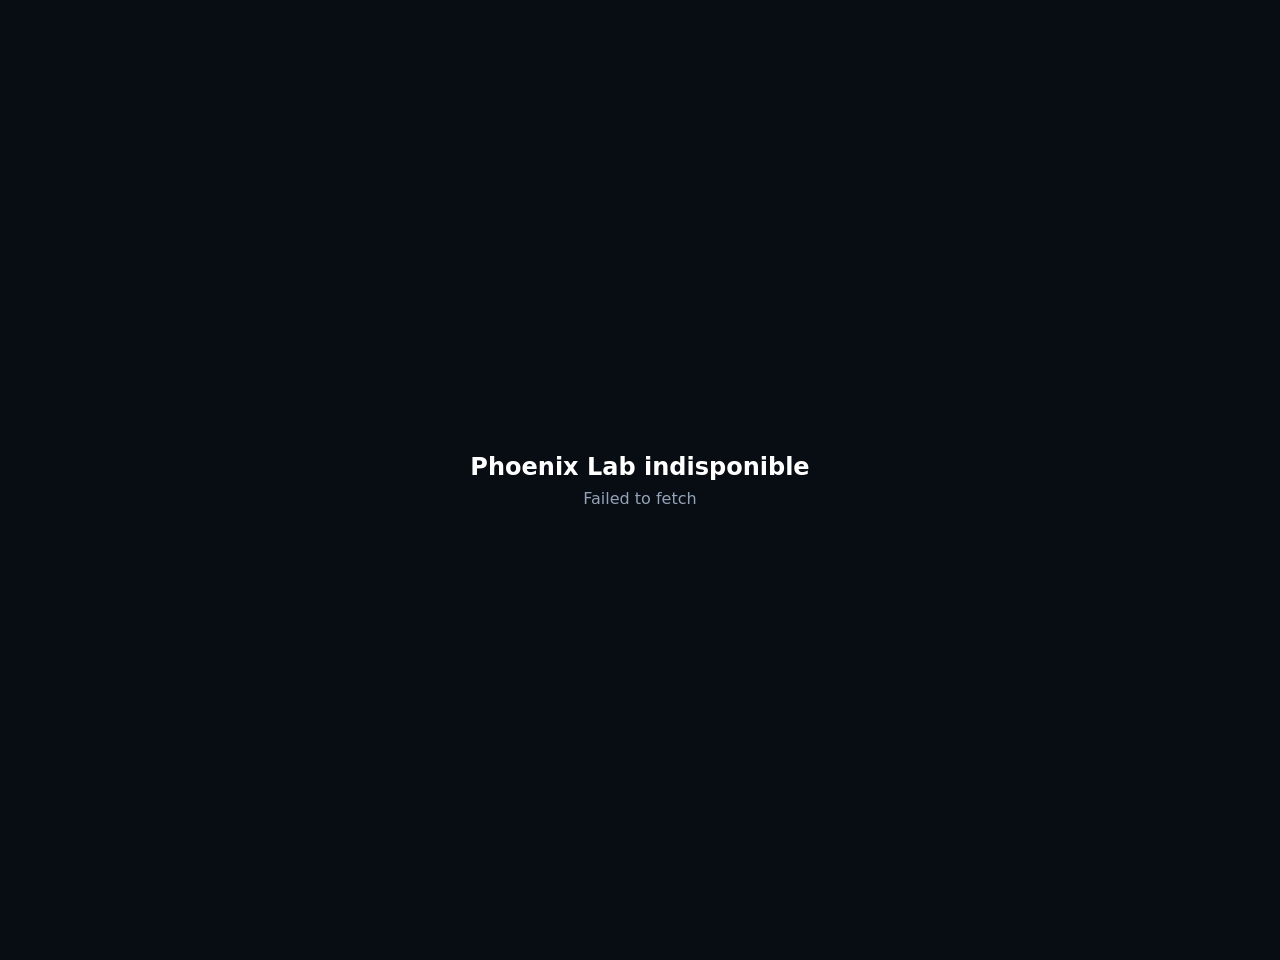
<file: details.html>
<!doctype html><html lang="fr"><head><meta charset="utf-8"><meta name="viewport" content="width=device-width,initial-scale=1,viewport-fit=cover"><meta name="theme-color" content="#080c13"><title>Phoenix Lab — Analyse détaillée</title><style>html,body{height:100%;margin:0;background:#080c13;color:#fff;font-family:Inter,system-ui,sans-serif}.loading{height:100%;display:grid;place-items:center;text-align:center;padding:30px}.loading b{display:block;font-size:24px;margin-bottom:8px}.loading span{color:#94a3b8}.spinner{width:38px;height:38px;margin:0 auto 18px;border:4px solid #253148;border-top-color:#38bdf8;border-radius:50%;animation:spin .8s linear infinite}@keyframes spin{to{transform:rotate(360deg)}}</style></head><body><div class="loading"><div><div class="spinner"></div><b>Ouverture de l’analyse Phoenix</b><span>Préparation de la rubrique…</span></div></div><script>
(async()=>{const official='https://corvijulien-netizen.github.io/project-phoenix/',lab='https://corvijulien-netizen.github.io/project-phoenix-lab/',B=lab+'assets/avatars/';try{const r=await fetch('https://raw.githubusercontent.com/corvijulien-netizen/project-phoenix/main/details.html',{cache:'no-store'});if(!r.ok)throw Error('Impossible de charger la rubrique');let h=await r.text();const config=`<script>window.PHOENIX_LAB={officialBase:'${official}',labBase:'${lab}',assets:{main:'${B}phoenix-avatar.svg',activite:'${B}phoenix-activite.svg',sommeil:'${B}phoenix-sommeil.svg',nutrition:'${B}phoenix-nutrition.svg',transformation:'${B}phoenix-transformation.svg',sante:'${B}phoenix-sante.svg',journal:'${B}phoenix-journal.svg',trophees:'${B}phoenix-trophees.svg'}};<\/script>`;const banner=`<div class="labbar"><b>🧪 PHOENIX LAB</b><span>Analyse expérimentale — le site officiel reste inchangé.</span><a href="${lab}ideas.html">Idées & roadmap ✦</a><a href="${official}">Site officiel ↗</a></div>`;const labHead='<link rel="stylesheet" href="'+lab+'lab.css?v=7"><link rel="manifest" href="'+lab+'manifest.webmanifest"><meta name="apple-mobile-web-app-capable" content="yes"><meta name="apple-mobile-web-app-status-bar-style" content="black-translucent"><link rel="apple-touch-icon" href="'+B+'phoenix-avatar.svg">';h=h.replace('<head>','<head><base href="'+official+'">').replace('</head>',labHead+'</head>').replace('<body>','<body>'+banner).replace('</body>',config+'<script src="'+lab+'lab.js?v=7"><\/script><script src="'+lab+'pwa.js?v=1"><\/script></body>').replace(/<title>Project Phoenix/g,'<title>LAB — Project Phoenix').replaceAll('href="details.html','href="'+lab+'details.html').replaceAll("href='details.html","href='"+lab+'details.html').replaceAll('href="index.html','href="'+lab+'index.html').replaceAll("href='index.html","href='"+lab+'index.html');document.open();document.write(h);document.close()}catch(e){document.body.innerHTML='<div class="loading"><div><b>Phoenix Lab indisponible</b><span>'+e.message+'</span></div></div>'}})();
</script></body></html>
</file>
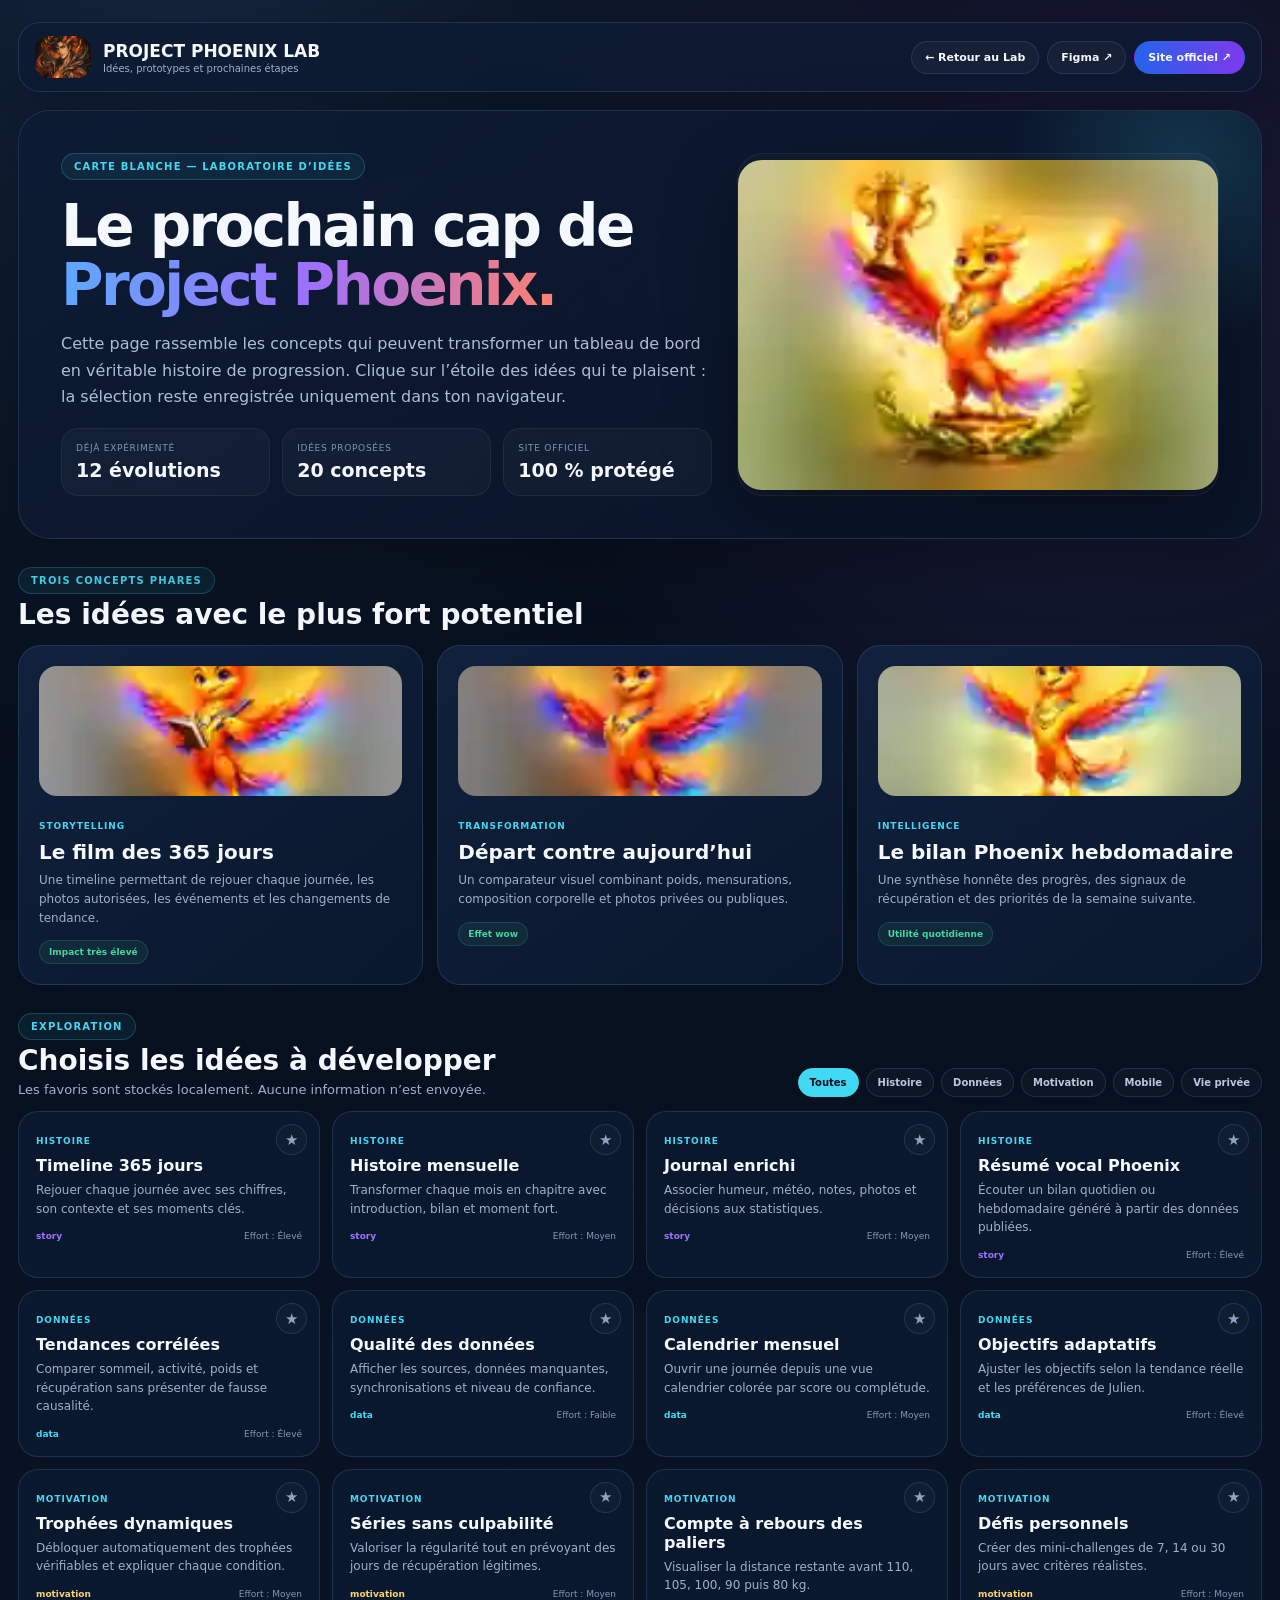
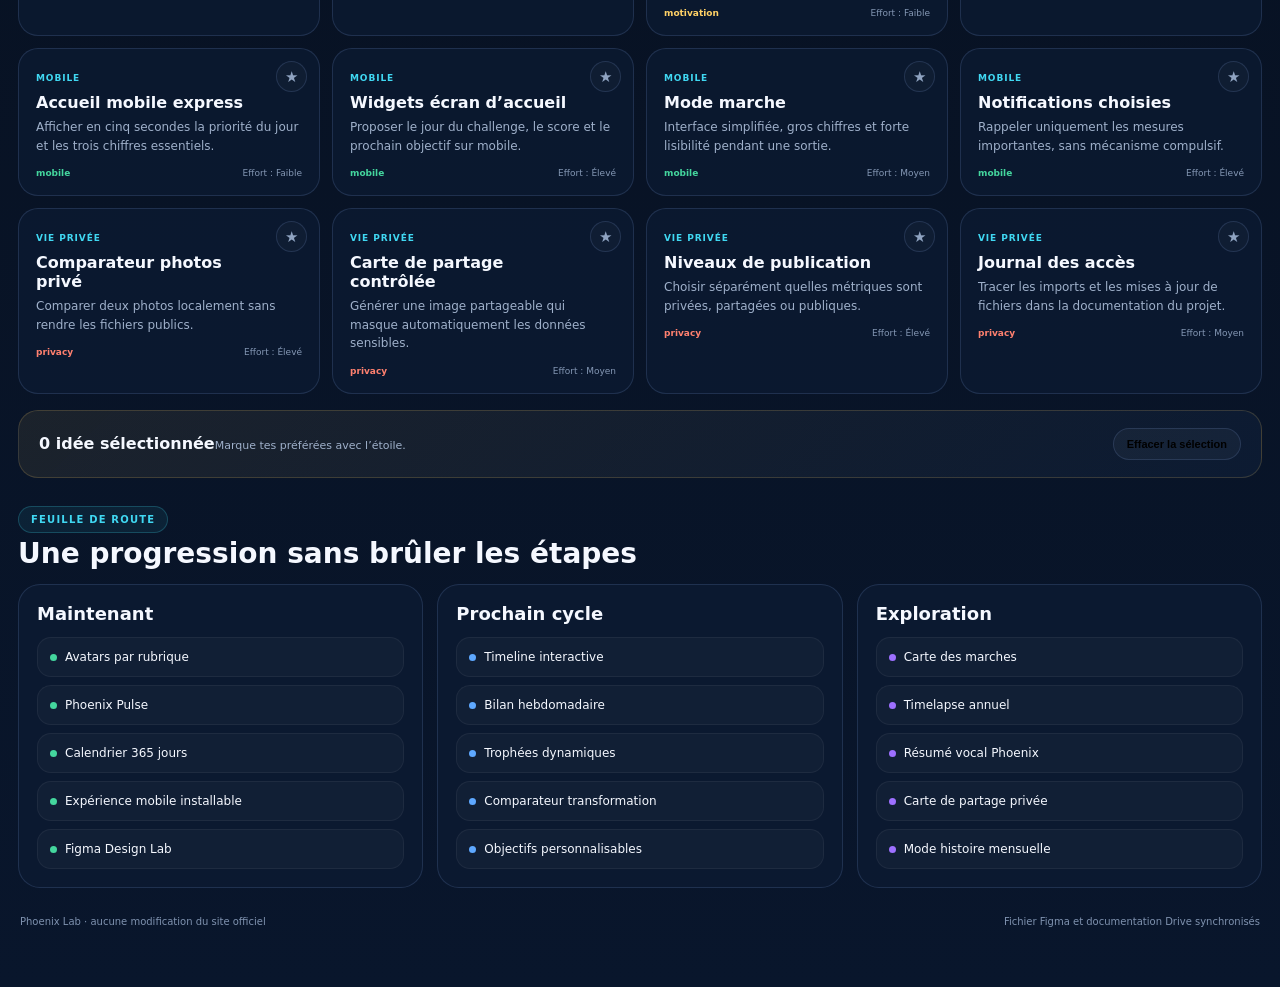
<file: ideas.html>
<!doctype html>
<html lang="fr">
<head>
<meta charset="utf-8">
<meta name="viewport" content="width=device-width,initial-scale=1,viewport-fit=cover">
<meta name="theme-color" content="#080c13">
<meta name="description" content="Roadmap interactive et idées d’évolution de Project Phoenix Lab.">
<link rel="manifest" href="manifest.webmanifest">
<title>Phoenix Lab — Idées & Roadmap</title>
<style>
:root{--bg:#07101f;--panel:#0d1b33;--panel2:#122442;--line:rgba(128,163,220,.18);--text:#f5f8ff;--muted:#9eb0ce;--blue:#5ea8ff;--purple:#9d70ff;--cyan:#40d8f2;--green:#44d69e;--orange:#ffb14a;--coral:#ff806f;--gold:#ffd166;--shadow:0 22px 60px rgba(0,0,0,.28)}
*{box-sizing:border-box}html{scroll-behavior:smooth}body{margin:0;color:var(--text);font-family:Inter,ui-sans-serif,system-ui,-apple-system,Segoe UI,Roboto,Arial,sans-serif;background:radial-gradient(circle at 14% 0%,rgba(94,168,255,.16),transparent 27%),radial-gradient(circle at 86% 10%,rgba(157,112,255,.16),transparent 24%),linear-gradient(180deg,#050b16,var(--bg) 38%,#09162c);min-height:100vh}a{color:inherit;text-decoration:none}.wrap{max-width:1320px;margin:auto;padding:22px 18px 60px}.nav{display:flex;align-items:center;justify-content:space-between;gap:15px;padding:13px 16px;border-radius:22px;background:rgba(13,27,51,.78);border:1px solid var(--line);box-shadow:var(--shadow);backdrop-filter:blur(16px)}.brand{display:flex;align-items:center;gap:12px}.brand img{width:56px;height:42px;object-fit:cover;border-radius:14px}.brand b{display:block;font-size:17px}.brand span{display:block;color:var(--muted);font-size:10px;margin-top:2px}.navlinks{display:flex;gap:8px;flex-wrap:wrap}.btn{display:inline-flex;align-items:center;justify-content:center;padding:9px 13px;border-radius:999px;border:1px solid var(--line);background:rgba(255,255,255,.035);font-size:11px;font-weight:800}.btn.primary{background:linear-gradient(90deg,#2563eb,#7c3aed);border-color:transparent}.hero{margin-top:18px;padding:42px;border-radius:32px;background:linear-gradient(145deg,rgba(13,27,51,.94),rgba(9,20,39,.9));border:1px solid var(--line);box-shadow:var(--shadow);overflow:hidden;position:relative}.hero:after{content:"";position:absolute;width:360px;height:360px;right:-100px;top:-120px;border-radius:50%;background:radial-gradient(circle,rgba(64,216,242,.18),transparent 67%)}.hero-grid{display:grid;grid-template-columns:1.15fr .85fr;gap:25px;position:relative;z-index:1}.kicker{display:inline-flex;padding:7px 12px;border-radius:999px;background:rgba(64,216,242,.07);border:1px solid rgba(64,216,242,.22);color:var(--cyan);font-size:10px;font-weight:900;letter-spacing:.12em;text-transform:uppercase}.hero h1{margin:17px 0 12px;font-size:58px;line-height:1.02;letter-spacing:-.045em}.hero h1 span{background:linear-gradient(90deg,var(--blue),var(--purple),var(--coral));-webkit-background-clip:text;background-clip:text;color:transparent}.hero p{color:#aebdd5;line-height:1.65;max-width:730px}.hero-avatar{min-height:340px;display:grid;place-items:center;border-radius:26px;background:radial-gradient(circle,rgba(94,168,255,.16),transparent 62%),rgba(255,255,255,.024);border:1px solid rgba(255,255,255,.06)}.hero-avatar img{width:100%;height:100%;max-height:330px;object-fit:cover;border-radius:24px;filter:drop-shadow(0 24px 35px rgba(0,0,0,.34))}.stats{display:grid;grid-template-columns:repeat(3,1fr);gap:12px;margin-top:18px}.stat{padding:14px;border-radius:17px;background:rgba(255,255,255,.03);border:1px solid rgba(255,255,255,.06)}.stat span{display:block;color:#8295b2;font-size:9px;text-transform:uppercase;letter-spacing:.08em}.stat b{display:block;margin-top:6px;font-size:19px}.section{margin-top:28px}.section-head{display:flex;align-items:end;justify-content:space-between;gap:15px;margin-bottom:14px}.section-head h2{margin:4px 0 0;font-size:28px}.section-head p{margin:5px 0 0;color:var(--muted);font-size:13px}.filters{display:flex;gap:7px;flex-wrap:wrap}.filter{cursor:pointer;border:1px solid var(--line);background:rgba(255,255,255,.025);color:#b9c8df;padding:8px 11px;border-radius:999px;font:800 10px Inter,system-ui}.filter.active{color:#07101f;background:var(--cyan);border-color:var(--cyan)}.featured{display:grid;grid-template-columns:repeat(3,1fr);gap:14px}.feature{padding:20px;border-radius:23px;background:linear-gradient(145deg,rgba(18,36,66,.86),rgba(11,24,47,.88));border:1px solid var(--line);position:relative;overflow:hidden}.feature img{width:100%;height:130px;object-fit:cover;border-radius:18px;margin-bottom:14px}.feature small,.idea small{color:var(--cyan);font-size:9px;font-weight:900;letter-spacing:.1em;text-transform:uppercase}.feature h3{margin:7px 0 7px;font-size:20px}.feature p,.idea p{margin:0;color:#9fb0ca;font-size:12px;line-height:1.55}.feature .tag{display:inline-flex;margin-top:13px;padding:6px 9px;border-radius:999px;background:rgba(68,214,158,.08);border:1px solid rgba(68,214,158,.18);color:var(--green);font-size:9px;font-weight:900}.ideas{display:grid;grid-template-columns:repeat(4,1fr);gap:12px}.idea{padding:17px;border-radius:20px;background:rgba(13,27,51,.76);border:1px solid var(--line);transition:.22s;position:relative}.idea:hover{transform:translateY(-3px);border-color:rgba(94,168,255,.38);box-shadow:0 18px 38px rgba(0,0,0,.24)}.idea.is-hidden{display:none}.idea h3{margin:8px 34px 6px 0;font-size:16px}.idea button{position:absolute;right:12px;top:12px;width:31px;height:31px;border-radius:50%;border:1px solid var(--line);background:rgba(255,255,255,.025);color:#8fa3c1;cursor:pointer;font-size:15px}.idea button[aria-pressed="true"]{color:#07101f;background:var(--gold);border-color:var(--gold)}.idea-footer{display:flex;justify-content:space-between;align-items:center;gap:8px;margin-top:13px}.effort{font-size:9px;color:#8497b4}.category{font-size:9px;font-weight:900}.cat-story{color:var(--purple)}.cat-data{color:var(--cyan)}.cat-motivation{color:var(--gold)}.cat-mobile{color:var(--green)}.cat-privacy{color:var(--coral)}.selected{margin-top:16px;padding:17px 20px;border-radius:20px;background:linear-gradient(135deg,rgba(255,209,102,.08),rgba(94,168,255,.05));border:1px solid rgba(255,209,102,.17);display:flex;align-items:center;justify-content:space-between;gap:15px}.selected b{font-size:16px}.selected span{color:#9fb0ca;font-size:11px}.roadmap{display:grid;grid-template-columns:repeat(3,1fr);gap:14px}.column{padding:18px;border-radius:22px;background:rgba(13,27,51,.75);border:1px solid var(--line)}.column h3{margin:0 0 13px;font-size:18px}.roaditem{padding:12px;border-radius:14px;background:rgba(255,255,255,.027);border:1px solid rgba(255,255,255,.05);margin-top:8px;font-size:12px}.roaditem i{display:inline-block;width:7px;height:7px;border-radius:50%;margin-right:8px}.now i{background:var(--green)}.next i{background:var(--blue)}.explore i{background:var(--purple)}footer{display:flex;justify-content:space-between;gap:12px;flex-wrap:wrap;padding:28px 2px 0;color:#7f92af;font-size:10px}.reveal{opacity:0;transform:translateY(15px);transition:.65s cubic-bezier(.22,1,.36,1)}.reveal.show{opacity:1;transform:none}@media(max-width:1050px){.hero-grid{grid-template-columns:1fr}.hero-avatar{min-height:280px}.featured{grid-template-columns:1fr 1fr}.ideas{grid-template-columns:repeat(3,1fr)}}@media(max-width:750px){.wrap{padding:12px 12px 45px}.nav{align-items:flex-start}.navlinks .btn:not(.primary){display:none}.hero{padding:25px 20px}.hero h1{font-size:39px}.stats{grid-template-columns:1fr}.featured,.ideas,.roadmap{grid-template-columns:1fr}.section-head{display:block}.filters{margin-top:12px}.hero-avatar{min-height:230px}.selected{align-items:flex-start;flex-direction:column}}@media(prefers-reduced-motion:reduce){.reveal{opacity:1;transform:none}.idea{transition:none}}
</style>
</head>
<body>
<div class="wrap">
<header class="nav">
  <a class="brand" href="index.html"><img src="assets/avatars/phoenix-avatar.svg" alt="Phoenix IA"><div><b>PROJECT PHOENIX LAB</b><span>Idées, prototypes et prochaines étapes</span></div></a>
  <nav class="navlinks"><a class="btn" href="index.html">← Retour au Lab</a><a class="btn" href="https://www.figma.com/design/fdV1J0UoXkfHd4ABXBbPO4">Figma ↗</a><a class="btn primary" href="https://corvijulien-netizen.github.io/project-phoenix/">Site officiel ↗</a></nav>
</header>
<section class="hero reveal">
 <div class="hero-grid">
  <div><span class="kicker">Carte blanche — laboratoire d’idées</span><h1>Le prochain cap de <span>Project Phoenix.</span></h1><p>Cette page rassemble les concepts qui peuvent transformer un tableau de bord en véritable histoire de progression. Clique sur l’étoile des idées qui te plaisent : la sélection reste enregistrée uniquement dans ton navigateur.</p><div class="stats"><div class="stat"><span>Déjà expérimenté</span><b>12 évolutions</b></div><div class="stat"><span>Idées proposées</span><b>20 concepts</b></div><div class="stat"><span>Site officiel</span><b>100 % protégé</b></div></div></div>
  <div class="hero-avatar"><img src="assets/avatars/phoenix-trophees.svg" alt="Phoenix Trophées"></div>
 </div>
</section>
<section class="section reveal"><div class="section-head"><div><span class="kicker">Trois concepts phares</span><h2>Les idées avec le plus fort potentiel</h2></div></div><div class="featured">
<article class="feature"><img src="assets/avatars/phoenix-journal.svg" alt=""><small>Storytelling</small><h3>Le film des 365 jours</h3><p>Une timeline permettant de rejouer chaque journée, les photos autorisées, les événements et les changements de tendance.</p><span class="tag">Impact très élevé</span></article>
<article class="feature"><img src="assets/avatars/phoenix-transformation.svg" alt=""><small>Transformation</small><h3>Départ contre aujourd’hui</h3><p>Un comparateur visuel combinant poids, mensurations, composition corporelle et photos privées ou publiques.</p><span class="tag">Effet wow</span></article>
<article class="feature"><img src="assets/avatars/phoenix-sante.svg" alt=""><small>Intelligence</small><h3>Le bilan Phoenix hebdomadaire</h3><p>Une synthèse honnête des progrès, des signaux de récupération et des priorités de la semaine suivante.</p><span class="tag">Utilité quotidienne</span></article>
</div></section>
<section class="section reveal"><div class="section-head"><div><span class="kicker">Exploration</span><h2>Choisis les idées à développer</h2><p>Les favoris sont stockés localement. Aucune information n’est envoyée.</p></div><div class="filters" id="filters"><button class="filter active" data-filter="all">Toutes</button><button class="filter" data-filter="story">Histoire</button><button class="filter" data-filter="data">Données</button><button class="filter" data-filter="motivation">Motivation</button><button class="filter" data-filter="mobile">Mobile</button><button class="filter" data-filter="privacy">Vie privée</button></div></div><div class="ideas" id="ideas"></div><div class="selected"><div><b id="selectedCount">0 idée sélectionnée</b><span id="selectedNames">Marque tes préférées avec l’étoile.</span></div><button class="btn" id="reset">Effacer la sélection</button></div></section>
<section class="section reveal"><div class="section-head"><div><span class="kicker">Feuille de route</span><h2>Une progression sans brûler les étapes</h2></div></div><div class="roadmap"><div class="column now"><h3>Maintenant</h3><div class="roaditem"><i></i>Avatars par rubrique</div><div class="roaditem"><i></i>Phoenix Pulse</div><div class="roaditem"><i></i>Calendrier 365 jours</div><div class="roaditem"><i></i>Expérience mobile installable</div><div class="roaditem"><i></i>Figma Design Lab</div></div><div class="column next"><h3>Prochain cycle</h3><div class="roaditem"><i></i>Timeline interactive</div><div class="roaditem"><i></i>Bilan hebdomadaire</div><div class="roaditem"><i></i>Trophées dynamiques</div><div class="roaditem"><i></i>Comparateur transformation</div><div class="roaditem"><i></i>Objectifs personnalisables</div></div><div class="column explore"><h3>Exploration</h3><div class="roaditem"><i></i>Carte des marches</div><div class="roaditem"><i></i>Timelapse annuel</div><div class="roaditem"><i></i>Résumé vocal Phoenix</div><div class="roaditem"><i></i>Carte de partage privée</div><div class="roaditem"><i></i>Mode histoire mensuelle</div></div></div></section>
<footer><span>Phoenix Lab · aucune modification du site officiel</span><span>Fichier Figma et documentation Drive synchronisés</span></footer>
</div>
<script>
const ideas=[
['Timeline 365 jours','Rejouer chaque journée avec ses chiffres, son contexte et ses moments clés.','story','Élevé'],
['Histoire mensuelle','Transformer chaque mois en chapitre avec introduction, bilan et moment fort.','story','Moyen'],
['Journal enrichi','Associer humeur, météo, notes, photos et décisions aux statistiques.','story','Moyen'],
['Résumé vocal Phoenix','Écouter un bilan quotidien ou hebdomadaire généré à partir des données publiées.','story','Élevé'],
['Tendances corrélées','Comparer sommeil, activité, poids et récupération sans présenter de fausse causalité.','data','Élevé'],
['Qualité des données','Afficher les sources, données manquantes, synchronisations et niveau de confiance.','data','Faible'],
['Calendrier mensuel','Ouvrir une journée depuis une vue calendrier colorée par score ou complétude.','data','Moyen'],
['Objectifs adaptatifs','Ajuster les objectifs selon la tendance réelle et les préférences de Julien.','data','Élevé'],
['Trophées dynamiques','Débloquer automatiquement des trophées vérifiables et expliquer chaque condition.','motivation','Moyen'],
['Séries sans culpabilité','Valoriser la régularité tout en prévoyant des jours de récupération légitimes.','motivation','Moyen'],
['Compte à rebours des paliers','Visualiser la distance restante avant 110, 105, 100, 90 puis 80 kg.','motivation','Faible'],
['Défis personnels','Créer des mini-challenges de 7, 14 ou 30 jours avec critères réalistes.','motivation','Moyen'],
['Accueil mobile express','Afficher en cinq secondes la priorité du jour et les trois chiffres essentiels.','mobile','Faible'],
['Widgets écran d’accueil','Proposer le jour du challenge, le score et le prochain objectif sur mobile.','mobile','Élevé'],
['Mode marche','Interface simplifiée, gros chiffres et forte lisibilité pendant une sortie.','mobile','Moyen'],
['Notifications choisies','Rappeler uniquement les mesures importantes, sans mécanisme compulsif.','mobile','Élevé'],
['Comparateur photos privé','Comparer deux photos localement sans rendre les fichiers publics.','privacy','Élevé'],
['Carte de partage contrôlée','Générer une image partageable qui masque automatiquement les données sensibles.','privacy','Moyen'],
['Niveaux de publication','Choisir séparément quelles métriques sont privées, partagées ou publiques.','privacy','Élevé'],
['Journal des accès','Tracer les imports et les mises à jour de fichiers dans la documentation du projet.','privacy','Moyen']
];
const root=document.getElementById('ideas'),key='phoenix-lab-favorites';let fav=new Set(JSON.parse(localStorage.getItem(key)||'[]'));
function render(){root.innerHTML='';ideas.forEach((x,i)=>{const c=document.createElement('article');c.className='idea';c.dataset.category=x[2];c.innerHTML='<button aria-label="Sélectionner '+x[0]+'" aria-pressed="'+fav.has(i)+'">★</button><small class="cat-'+x[2]+'">'+({story:'Histoire',data:'Données',motivation:'Motivation',mobile:'Mobile',privacy:'Vie privée'}[x[2]])+'</small><h3>'+x[0]+'</h3><p>'+x[1]+'</p><div class="idea-footer"><span class="category cat-'+x[2]+'">'+x[2]+'</span><span class="effort">Effort : '+x[3]+'</span></div>';c.querySelector('button').onclick=()=>{fav.has(i)?fav.delete(i):fav.add(i);save();render();applyFilter(document.querySelector('.filter.active').dataset.filter)};root.append(c)});updateSelected()}
function save(){localStorage.setItem(key,JSON.stringify([...fav]))}function updateSelected(){document.getElementById('selectedCount').textContent=fav.size+(fav.size>1?' idées sélectionnées':' idée sélectionnée');document.getElementById('selectedNames').textContent=fav.size?[...fav].map(i=>ideas[i][0]).join(' · '):'Marque tes préférées avec l’étoile.'}function applyFilter(f){document.querySelectorAll('.idea').forEach(e=>e.classList.toggle('is-hidden',f!=='all'&&e.dataset.category!==f))}document.getElementById('filters').onclick=e=>{if(!e.target.matches('.filter'))return;document.querySelectorAll('.filter').forEach(b=>b.classList.remove('active'));e.target.classList.add('active');applyFilter(e.target.dataset.filter)};document.getElementById('reset').onclick=()=>{fav.clear();save();render()};render();
const io='IntersectionObserver'in window?new IntersectionObserver(es=>es.forEach(e=>{if(e.isIntersecting){e.target.classList.add('show');io.unobserve(e.target)}}),{threshold:.08}):null;document.querySelectorAll('.reveal').forEach(e=>io?io.observe(e):e.classList.add('show'));
if('serviceWorker'in navigator)window.addEventListener('load',()=>navigator.serviceWorker.register('/project-phoenix-lab/sw.js',{scope:'/project-phoenix-lab/'}).catch(()=>{}));
</script>
</body>
</html>
</file>
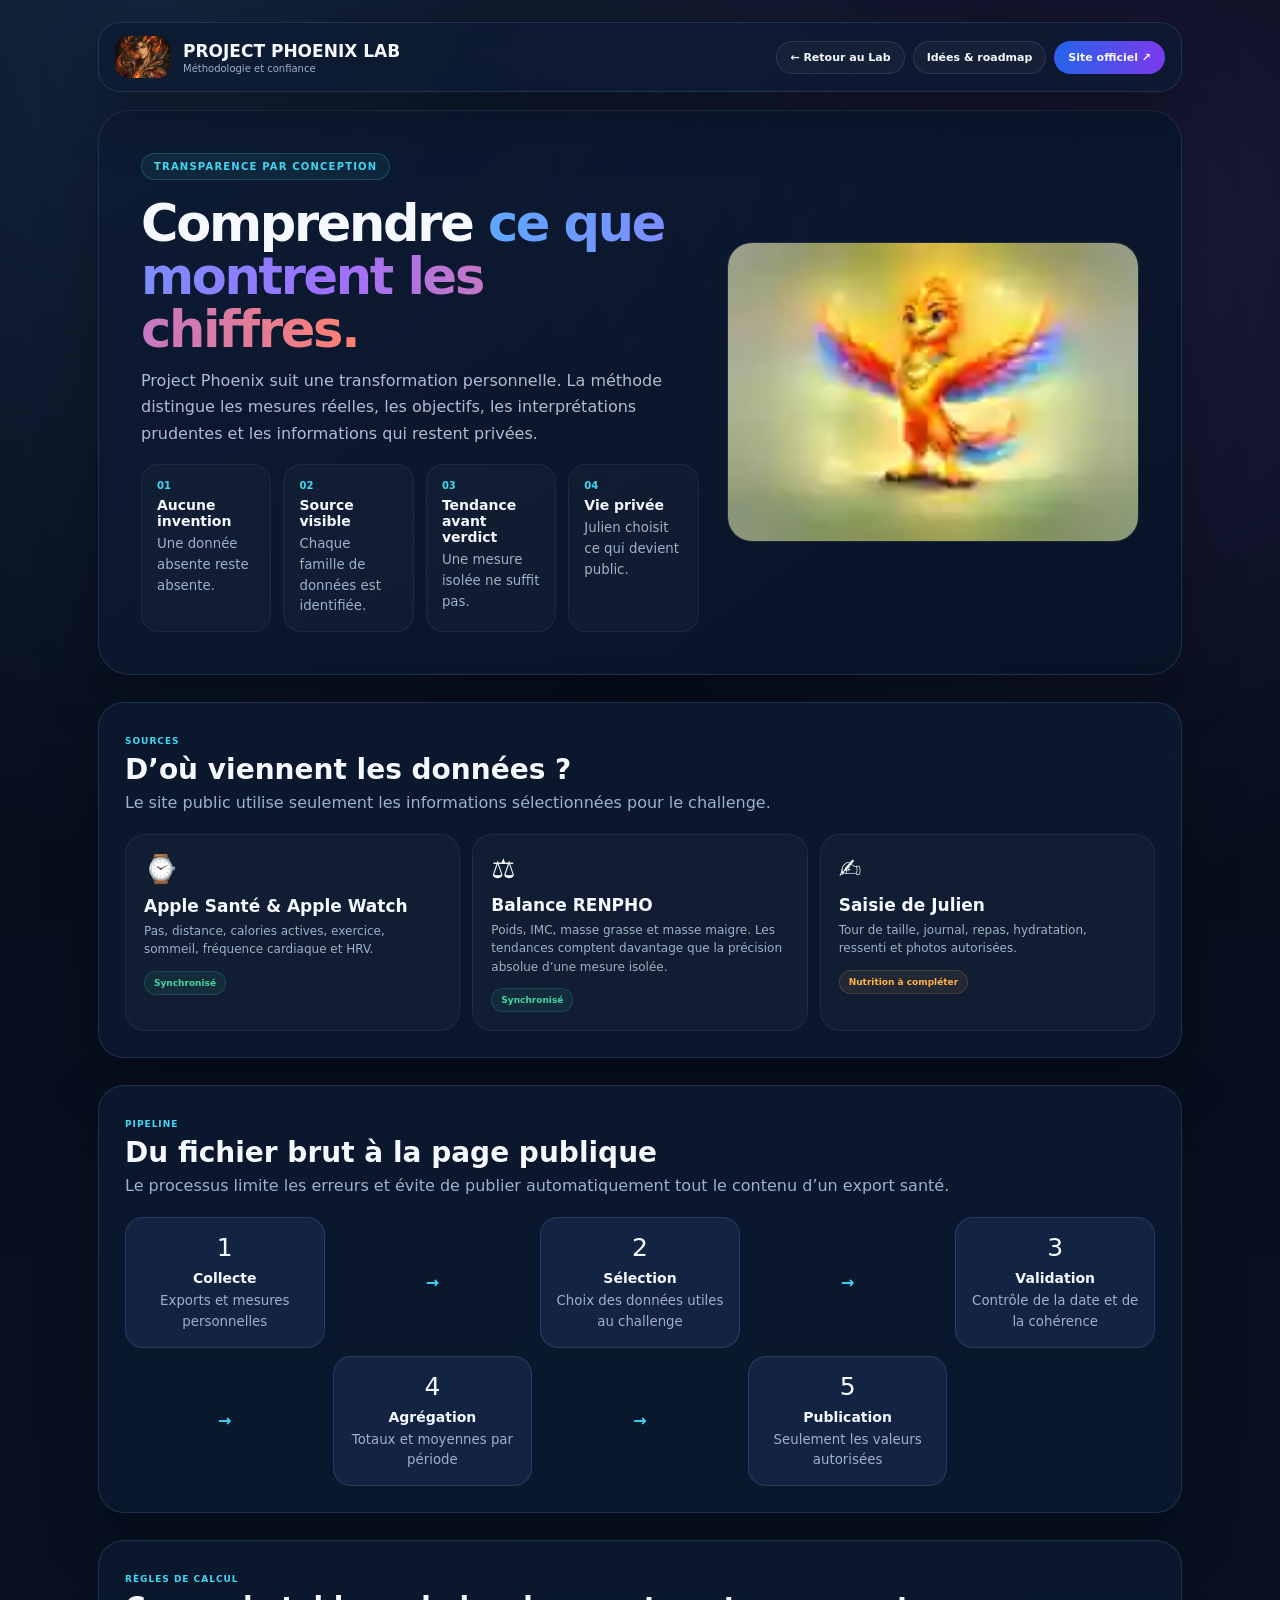
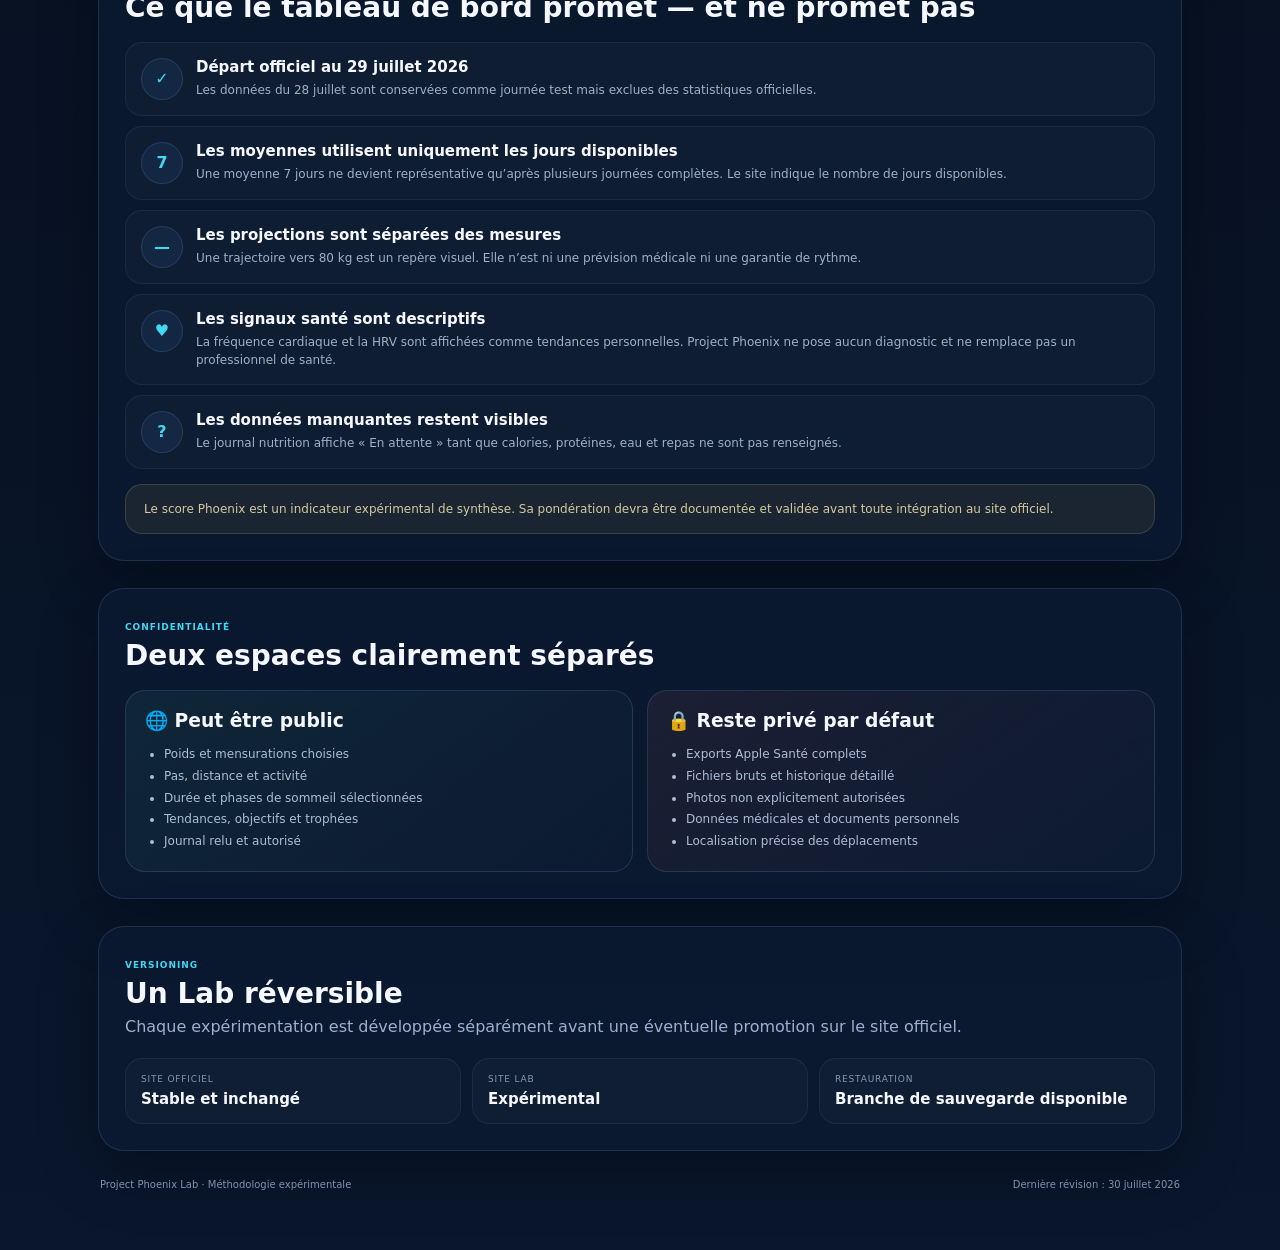
<file: methodologie.html>
<!doctype html>
<html lang="fr">
<head>
<meta charset="utf-8">
<meta name="viewport" content="width=device-width,initial-scale=1,viewport-fit=cover">
<meta name="theme-color" content="#080c13">
<meta name="description" content="Méthodologie, sources et confidentialité de Project Phoenix Lab.">
<link rel="manifest" href="manifest.webmanifest">
<title>Phoenix Lab — Méthodologie</title>
<style>
:root{--bg:#07101f;--panel:#0d1b33;--panel2:#122442;--line:rgba(128,163,220,.18);--text:#f5f8ff;--muted:#9eb0ce;--blue:#5ea8ff;--purple:#9d70ff;--cyan:#40d8f2;--green:#44d69e;--orange:#ffb14a;--coral:#ff806f;--gold:#ffd166;--shadow:0 22px 60px rgba(0,0,0,.28)}
*{box-sizing:border-box}html{scroll-behavior:smooth}body{margin:0;color:var(--text);font-family:Inter,ui-sans-serif,system-ui,-apple-system,Segoe UI,Roboto,Arial,sans-serif;background:radial-gradient(circle at 12% 0%,rgba(94,168,255,.16),transparent 28%),radial-gradient(circle at 86% 8%,rgba(157,112,255,.14),transparent 23%),linear-gradient(180deg,#050b16,var(--bg) 40%,#09162c);min-height:100vh}a{color:inherit;text-decoration:none}.wrap{max-width:1120px;margin:auto;padding:22px 18px 60px}.nav{display:flex;align-items:center;justify-content:space-between;gap:15px;padding:13px 16px;border-radius:22px;background:rgba(13,27,51,.78);border:1px solid var(--line);box-shadow:var(--shadow);backdrop-filter:blur(16px)}.brand{display:flex;align-items:center;gap:12px}.brand img{width:56px;height:42px;object-fit:cover;border-radius:14px}.brand b{display:block;font-size:17px}.brand span{display:block;color:var(--muted);font-size:10px;margin-top:2px}.navlinks{display:flex;gap:8px;flex-wrap:wrap}.btn{display:inline-flex;align-items:center;justify-content:center;padding:9px 13px;border-radius:999px;border:1px solid var(--line);background:rgba(255,255,255,.035);font-size:11px;font-weight:800}.btn.primary{background:linear-gradient(90deg,#2563eb,#7c3aed);border-color:transparent}.hero{margin-top:18px;padding:42px;border-radius:32px;background:linear-gradient(145deg,rgba(13,27,51,.94),rgba(9,20,39,.9));border:1px solid var(--line);box-shadow:var(--shadow);display:grid;grid-template-columns:1.15fr .85fr;gap:28px;align-items:center;overflow:hidden}.kicker{display:inline-flex;padding:7px 12px;border-radius:999px;background:rgba(64,216,242,.07);border:1px solid rgba(64,216,242,.22);color:var(--cyan);font-size:10px;font-weight:900;letter-spacing:.12em;text-transform:uppercase}.hero h1{margin:17px 0 12px;font-size:51px;line-height:1.04;letter-spacing:-.045em}.hero h1 span{background:linear-gradient(90deg,var(--blue),var(--purple),var(--coral));-webkit-background-clip:text;background-clip:text;color:transparent}.hero p{margin:0;color:#aebdd5;line-height:1.65}.hero img{width:100%;height:300px;object-fit:cover;border-radius:25px;background:rgba(255,255,255,.025);border:1px solid rgba(255,255,255,.06)}.principles{display:grid;grid-template-columns:repeat(4,1fr);gap:12px;margin:17px 0 0}.principle{padding:15px;border-radius:18px;background:rgba(255,255,255,.028);border:1px solid rgba(255,255,255,.06)}.principle span{display:block;color:var(--cyan);font-size:10px;font-weight:900}.principle b{display:block;margin:6px 0 4px;font-size:14px}.principle small{color:var(--muted);line-height:1.4}.section{margin-top:27px;padding:26px;border-radius:26px;background:rgba(13,27,51,.76);border:1px solid var(--line);box-shadow:var(--shadow)}.section-head{margin-bottom:18px}.section-head small{color:var(--cyan);font-size:9px;font-weight:900;letter-spacing:.11em;text-transform:uppercase}.section-head h2{margin:5px 0 5px;font-size:28px}.section-head p{margin:0;color:var(--muted);line-height:1.55}.sources{display:grid;grid-template-columns:repeat(3,1fr);gap:12px}.source{padding:18px;border-radius:20px;background:rgba(255,255,255,.027);border:1px solid rgba(148,169,209,.11)}.source-icon{font-size:27px}.source h3{margin:11px 0 6px;font-size:17px}.source p{margin:0;color:#9fb0ca;font-size:12px;line-height:1.55}.source .status{display:inline-flex;margin-top:12px;padding:6px 9px;border-radius:999px;font-size:9px;font-weight:900}.status.ok{color:var(--green);background:rgba(68,214,158,.08);border:1px solid rgba(68,214,158,.18)}.status.wait{color:var(--orange);background:rgba(255,177,74,.08);border:1px solid rgba(255,177,74,.18)}.flow{display:grid;grid-template-columns:repeat(5,1fr);gap:8px;align-items:center}.flow-step{padding:15px 12px;border-radius:18px;background:var(--panel2);border:1px solid var(--line);text-align:center;min-height:126px}.flow-step b{display:block;font-size:14px;margin:8px 0 4px}.flow-step span{font-size:25px}.flow-step small{color:var(--muted);line-height:1.4}.arrow{text-align:center;color:var(--cyan);font-weight:900}.rules{display:grid;gap:10px}.rule{display:grid;grid-template-columns:42px 1fr;gap:13px;padding:15px;border-radius:17px;background:rgba(255,255,255,.025);border:1px solid rgba(255,255,255,.055)}.rule i{width:42px;height:42px;border-radius:50%;display:grid;place-items:center;background:rgba(94,168,255,.08);border:1px solid rgba(94,168,255,.18);font-style:normal;color:var(--cyan);font-weight:900}.rule h3{margin:0 0 5px;font-size:15px}.rule p{margin:0;color:#9fb0ca;font-size:12px;line-height:1.5}.privacy-grid{display:grid;grid-template-columns:1fr 1fr;gap:14px}.privacy-card{padding:19px;border-radius:20px;border:1px solid var(--line)}.privacy-card.public{background:linear-gradient(145deg,rgba(68,214,158,.08),rgba(13,27,51,.72))}.privacy-card.private{background:linear-gradient(145deg,rgba(255,128,111,.07),rgba(13,27,51,.72))}.privacy-card h3{margin:0 0 12px}.privacy-card ul{margin:0;padding-left:19px;color:#aebdd5;font-size:12px;line-height:1.8}.notice{margin-top:15px;padding:15px 18px;border-radius:17px;background:rgba(255,209,102,.07);border:1px solid rgba(255,209,102,.16);color:#d5c99d;font-size:12px;line-height:1.55}.version{display:grid;grid-template-columns:repeat(3,1fr);gap:11px}.version div{padding:15px;border-radius:17px;background:rgba(255,255,255,.025);border:1px solid rgba(255,255,255,.055)}.version span{display:block;color:#8497b4;font-size:9px;text-transform:uppercase;letter-spacing:.09em}.version b{display:block;margin-top:6px;font-size:15px}footer{display:flex;justify-content:space-between;gap:12px;flex-wrap:wrap;padding:28px 2px 0;color:#7f92af;font-size:10px}@media(max-width:900px){.hero{grid-template-columns:1fr}.hero img{height:250px}.principles,.sources{grid-template-columns:1fr 1fr}.flow{grid-template-columns:1fr}.arrow{transform:rotate(90deg)}.privacy-grid{grid-template-columns:1fr}}@media(max-width:650px){.wrap{padding:12px 12px 45px}.nav{align-items:flex-start}.navlinks .btn:not(.primary){display:none}.hero{padding:25px 20px}.hero h1{font-size:38px}.principles,.sources,.version{grid-template-columns:1fr}.section{padding:19px}.hero img{height:215px}}
</style>
</head>
<body>
<div class="wrap">
<header class="nav"><a class="brand" href="index.html"><img src="assets/avatars/phoenix-avatar.svg" alt="Phoenix IA"><div><b>PROJECT PHOENIX LAB</b><span>Méthodologie et confiance</span></div></a><nav class="navlinks"><a class="btn" href="index.html">← Retour au Lab</a><a class="btn" href="ideas.html">Idées & roadmap</a><a class="btn primary" href="https://corvijulien-netizen.github.io/project-phoenix/">Site officiel ↗</a></nav></header>
<section class="hero"><div><span class="kicker">Transparence par conception</span><h1>Comprendre <span>ce que montrent les chiffres.</span></h1><p>Project Phoenix suit une transformation personnelle. La méthode distingue les mesures réelles, les objectifs, les interprétations prudentes et les informations qui restent privées.</p><div class="principles"><div class="principle"><span>01</span><b>Aucune invention</b><small>Une donnée absente reste absente.</small></div><div class="principle"><span>02</span><b>Source visible</b><small>Chaque famille de données est identifiée.</small></div><div class="principle"><span>03</span><b>Tendance avant verdict</b><small>Une mesure isolée ne suffit pas.</small></div><div class="principle"><span>04</span><b>Vie privée</b><small>Julien choisit ce qui devient public.</small></div></div></div><img src="assets/avatars/phoenix-sante.svg" alt="Phoenix Santé"></section>
<section class="section"><header class="section-head"><small>Sources</small><h2>D’où viennent les données ?</h2><p>Le site public utilise seulement les informations sélectionnées pour le challenge.</p></header><div class="sources"><article class="source"><div class="source-icon">⌚</div><h3>Apple Santé & Apple Watch</h3><p>Pas, distance, calories actives, exercice, sommeil, fréquence cardiaque et HRV.</p><span class="status ok">Synchronisé</span></article><article class="source"><div class="source-icon">⚖️</div><h3>Balance RENPHO</h3><p>Poids, IMC, masse grasse et masse maigre. Les tendances comptent davantage que la précision absolue d’une mesure isolée.</p><span class="status ok">Synchronisé</span></article><article class="source"><div class="source-icon">✍️</div><h3>Saisie de Julien</h3><p>Tour de taille, journal, repas, hydratation, ressenti et photos autorisées.</p><span class="status wait">Nutrition à compléter</span></article></div></section>
<section class="section"><header class="section-head"><small>Pipeline</small><h2>Du fichier brut à la page publique</h2><p>Le processus limite les erreurs et évite de publier automatiquement tout le contenu d’un export santé.</p></header><div class="flow"><div class="flow-step"><span>1</span><b>Collecte</b><small>Exports et mesures personnelles</small></div><div class="arrow">→</div><div class="flow-step"><span>2</span><b>Sélection</b><small>Choix des données utiles au challenge</small></div><div class="arrow">→</div><div class="flow-step"><span>3</span><b>Validation</b><small>Contrôle de la date et de la cohérence</small></div><div class="arrow">→</div><div class="flow-step"><span>4</span><b>Agrégation</b><small>Totaux et moyennes par période</small></div><div class="arrow">→</div><div class="flow-step"><span>5</span><b>Publication</b><small>Seulement les valeurs autorisées</small></div></div></section>
<section class="section"><header class="section-head"><small>Règles de calcul</small><h2>Ce que le tableau de bord promet — et ne promet pas</h2></header><div class="rules"><article class="rule"><i>✓</i><div><h3>Départ officiel au 29 juillet 2026</h3><p>Les données du 28 juillet sont conservées comme journée test mais exclues des statistiques officielles.</p></div></article><article class="rule"><i>7</i><div><h3>Les moyennes utilisent uniquement les jours disponibles</h3><p>Une moyenne 7 jours ne devient représentative qu’après plusieurs journées complètes. Le site indique le nombre de jours disponibles.</p></div></article><article class="rule"><i>—</i><div><h3>Les projections sont séparées des mesures</h3><p>Une trajectoire vers 80 kg est un repère visuel. Elle n’est ni une prévision médicale ni une garantie de rythme.</p></div></article><article class="rule"><i>♥</i><div><h3>Les signaux santé sont descriptifs</h3><p>La fréquence cardiaque et la HRV sont affichées comme tendances personnelles. Project Phoenix ne pose aucun diagnostic et ne remplace pas un professionnel de santé.</p></div></article><article class="rule"><i>?</i><div><h3>Les données manquantes restent visibles</h3><p>Le journal nutrition affiche « En attente » tant que calories, protéines, eau et repas ne sont pas renseignés.</p></div></article></div><div class="notice">Le score Phoenix est un indicateur expérimental de synthèse. Sa pondération devra être documentée et validée avant toute intégration au site officiel.</div></section>
<section class="section"><header class="section-head"><small>Confidentialité</small><h2>Deux espaces clairement séparés</h2></header><div class="privacy-grid"><article class="privacy-card public"><h3>🌐 Peut être public</h3><ul><li>Poids et mensurations choisies</li><li>Pas, distance et activité</li><li>Durée et phases de sommeil sélectionnées</li><li>Tendances, objectifs et trophées</li><li>Journal relu et autorisé</li></ul></article><article class="privacy-card private"><h3>🔒 Reste privé par défaut</h3><ul><li>Exports Apple Santé complets</li><li>Fichiers bruts et historique détaillé</li><li>Photos non explicitement autorisées</li><li>Données médicales et documents personnels</li><li>Localisation précise des déplacements</li></ul></article></div></section>
<section class="section"><header class="section-head"><small>Versioning</small><h2>Un Lab réversible</h2><p>Chaque expérimentation est développée séparément avant une éventuelle promotion sur le site officiel.</p></header><div class="version"><div><span>Site officiel</span><b>Stable et inchangé</b></div><div><span>Site Lab</span><b>Expérimental</b></div><div><span>Restauration</span><b>Branche de sauvegarde disponible</b></div></div></section>
<footer><span>Project Phoenix Lab · Méthodologie expérimentale</span><span>Dernière révision : 30 juillet 2026</span></footer>
</div><script src="pwa.js?v=1"></script>
</body>
</html>
</file>
